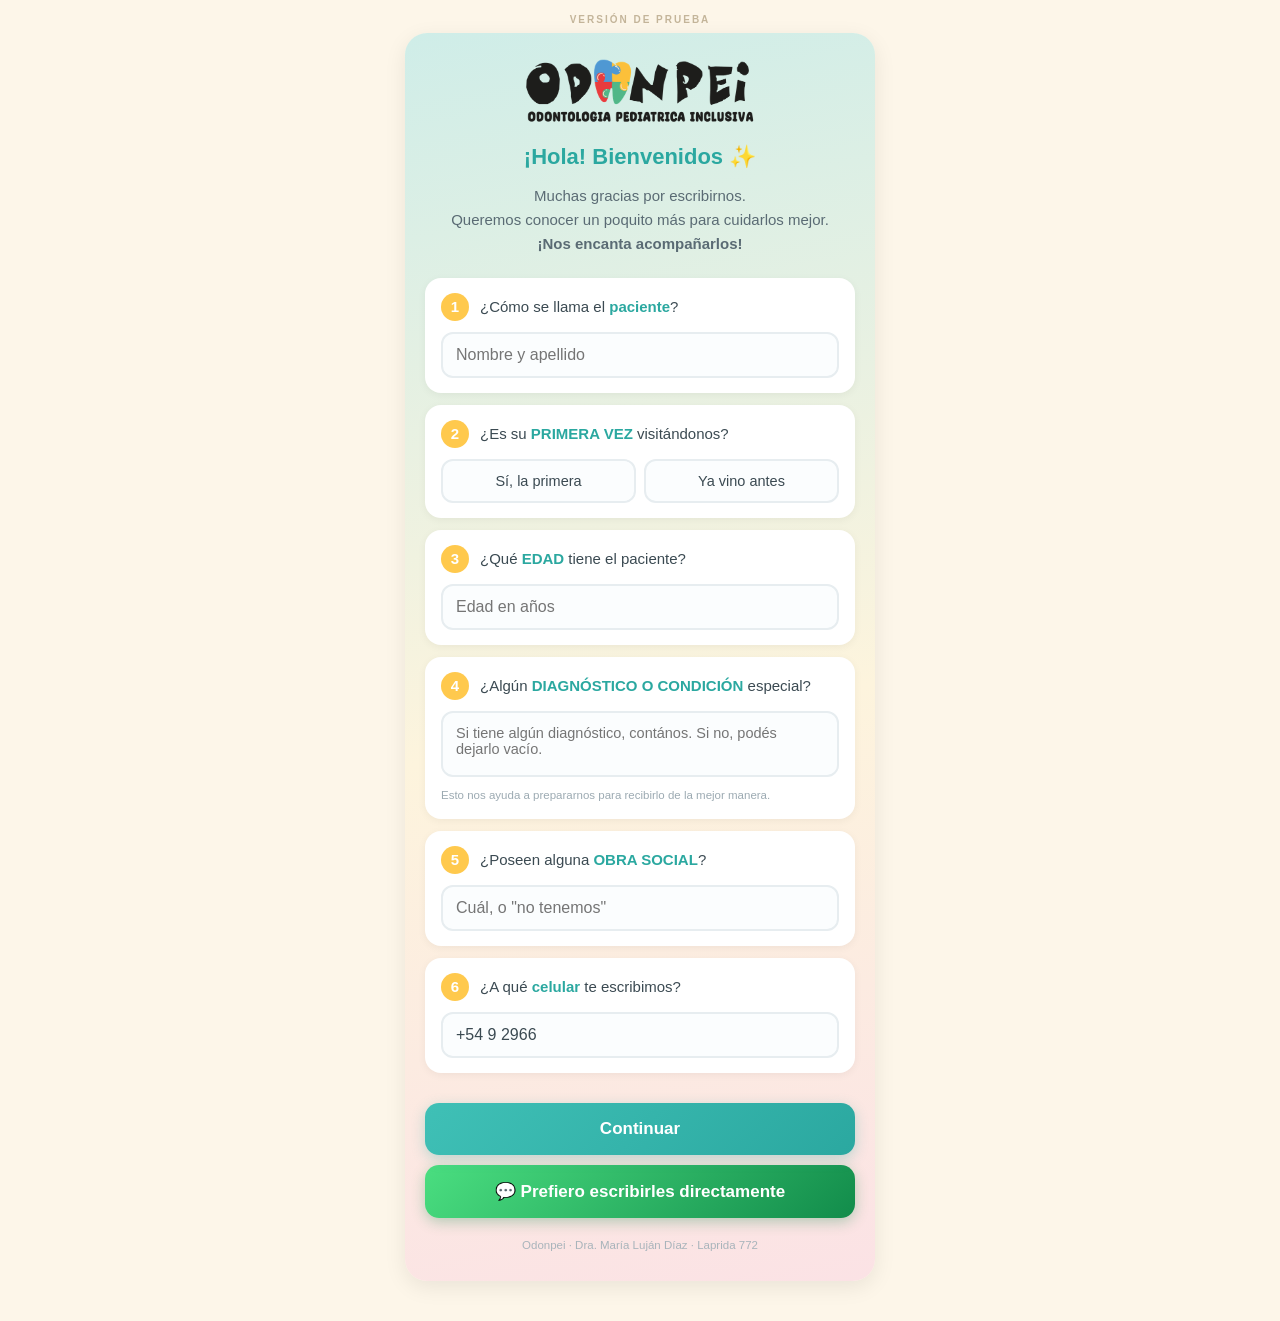
<file: ODONPEI_maqueta_pedir_turno.html>
<!DOCTYPE html>
<html lang="es">
<head>
<meta charset="UTF-8">
<meta name="viewport" content="width=device-width, initial-scale=1.0">
<title>Bienvenidos a Odonpei</title>
<style>
  * { margin:0; padding:0; box-sizing:border-box; -webkit-tap-highlight-color:transparent; }
  body { font-family:-apple-system,"Segoe UI",Roboto,Arial,sans-serif;
    background:#FDF6E9; min-height:100vh; padding:14px 12px 40px; color:#3B4A52; }
  .hoja { max-width:470px; margin:0 auto; }
  .franja-prueba { text-align:center; font-size:10px; letter-spacing:2px; color:#C4B59A; font-weight:700; margin-bottom:8px; }

  /* Ficha de bienvenida, con los colores de su flyer */
  .ficha { background:linear-gradient(170deg,#CFEDE8 0%,#FDF4DD 55%,#FBE2E5 100%);
    border-radius:22px; padding:24px 20px 26px; box-shadow:0 6px 22px rgba(0,0,0,.08); }
  .logo-top { text-align:center; margin:2px 0 14px; }
  .logo-top img { width:230px; max-width:78%; height:auto; }
  .ficha h1 { font-size:22px; text-align:center; color:#2BA8A0; margin-bottom:12px; line-height:1.3; }
  .ficha h1 span { color:#3B4A52; }
  .ficha .intro { text-align:center; font-size:15px; line-height:1.6; color:#5A6B74; margin-bottom:22px; }

  .pregunta { background:#fff; border-radius:16px; padding:15px 16px; margin-bottom:12px;
    box-shadow:0 2px 8px rgba(0,0,0,.05); }
  .p-cabeza { display:flex; align-items:center; gap:11px; margin-bottom:11px; }
  .p-num { flex-shrink:0; width:28px; height:28px; border-radius:50%; background:#FFC94D;
    color:#fff; font-weight:700; display:flex; align-items:center; justify-content:center; font-size:15px; }
  .p-texto { font-size:15px; color:#3B4A52; line-height:1.35; }
  .p-texto b { color:#2BA8A0; }

  .ops { display:flex; gap:8px; flex-wrap:wrap; }
  .op { flex:1; min-width:92px; border:2px solid #E7EDF0; background:#FBFDFE; border-radius:12px;
    padding:12px 8px; font-size:14.5px; font-family:inherit; color:#3B4A52; cursor:pointer; transition:all .14s; }
  .op:hover { border-color:#9EDCD6; }
  .op.si { background:#2BA8A0; border-color:#2BA8A0; color:#fff; font-weight:700; }
  input, textarea { width:100%; padding:12px 13px; border:2px solid #E7EDF0; border-radius:12px;
    font-size:16px; font-family:inherit; color:#3B4A52; background:#FBFDFE; }
  input:focus, textarea:focus { outline:none; border-color:#9EDCD6; }
  textarea { resize:none; height:66px; font-size:14.5px; }
  .pista { font-size:11.5px; color:#9CAAB2; margin-top:6px; line-height:1.5; }

  .btn { width:100%; margin-top:18px; padding:16px; border:none; border-radius:14px;
    background:linear-gradient(135deg,#3FC0B6,#2BA8A0); color:#fff; font-size:17px; font-weight:700;
    font-family:inherit; cursor:pointer; box-shadow:0 4px 14px rgba(43,168,160,.3); }
  .btn:active { transform:translateY(1px); }
  .btn-wsp { background:linear-gradient(135deg,#4ADE80,#128C4B); box-shadow:0 4px 14px rgba(18,140,75,.3);
    display:flex; align-items:center; justify-content:center; gap:8px; text-decoration:none; }

  .pantalla { display:none; }
  .pantalla.visible { display:block; animation:entrar .28s ease; }
  @keyframes entrar { from{opacity:0;transform:translateY(10px)} to{opacity:1;transform:none} }

  .tarjeta { background:#fff; border-radius:20px; padding:24px 20px; box-shadow:0 6px 22px rgba(0,0,0,.08); }
  .respuesta { background:#F2FBFA; border-left:4px solid #2BA8A0; border-radius:12px;
    padding:16px 17px; font-size:14.5px; line-height:1.7; color:#44555E; margin-bottom:14px; }
  .respuesta.os { background:#FFF8EC; border-left-color:#FFC94D; }
  .titulito { font-size:17px; font-weight:700; color:#3B4A52; margin-bottom:12px; text-align:center; }

  .dia { margin-bottom:15px; }
  .dia-nombre { font-size:14px; font-weight:700; color:#2BA8A0; margin-bottom:8px; }
  .horarios { display:flex; flex-wrap:wrap; gap:7px; }
  .hora { border:2px solid #E7EDF0; background:#FBFDFE; border-radius:11px; padding:11px 0; width:72px;
    text-align:center; font-size:15px; color:#44555E; cursor:pointer; font-family:inherit; transition:all .14s; }
  .hora:hover { border-color:#9EDCD6; }
  .hora.elegida { background:#2BA8A0; border-color:#2BA8A0; color:#fff; font-weight:700; transform:scale(1.04); }

  .volver { background:none; border:none; color:#9CAAB2; font-size:13.5px; font-family:inherit;
    cursor:pointer; margin-top:16px; text-decoration:underline; display:block; width:100%; }
  .pie { text-align:center; font-size:11.5px; color:#A8B4BB; margin-top:18px; line-height:1.7; }
  .tilde { width:74px; height:74px; border-radius:50%; background:#E6F7F5; display:flex;
    align-items:center; justify-content:center; font-size:38px; margin:4px auto 14px; }
  .resumen { background:#F7FAFB; border-radius:14px; padding:17px; font-size:15px; line-height:1.9;
    margin:14px 0; text-align:center; }
  .resumen .gde { font-size:18px; font-weight:700; color:#3B4A52; }
  .nota-prueba { background:#FFF4D6; border:1px solid #F0D98B; border-radius:12px; padding:12px 14px;
    font-size:12.5px; color:#7A6321; line-height:1.6; margin-top:14px; }
</style>
</head>
<body>
<div class="hoja">
<div class="franja-prueba">VERSI&Oacute;N DE PRUEBA</div>

<!-- ===== 1. LA FICHA DE BIENVENIDA ===== -->
<div class="pantalla visible" id="p-ficha">
  <div class="ficha">
    <div class="logo-top"><img src="https://lanarito.github.io/ODONPEI/logo-odonpei-web.png" alt="Odonpei"></div>
    <h1>&iexcl;Hola! Bienvenidos &#10024;</h1>
    <p class="intro">Muchas gracias por escribirnos.<br>Queremos conocer un poquito m&aacute;s para cuidarlos mejor.<br><b>&iexcl;Nos encanta acompa&ntilde;arlos!</b></p>

    <div class="pregunta">
      <div class="p-cabeza"><div class="p-num">1</div><div class="p-texto">&iquest;C&oacute;mo se llama el <b>paciente</b>?</div></div>
      <input type="text" id="f-nombre" placeholder="Nombre y apellido" autocomplete="off">
    </div>

    <div class="pregunta">
      <div class="p-cabeza"><div class="p-num">2</div><div class="p-texto">&iquest;Es su <b>PRIMERA VEZ</b> visit&aacute;ndonos?</div></div>
      <div class="ops">
        <button class="op" id="pv-si" onclick="elegirPrimera(true)">S&iacute;, la primera</button>
        <button class="op" id="pv-no" onclick="elegirPrimera(false)">Ya vino antes</button>
      </div>
    </div>

    <div class="pregunta">
      <div class="p-cabeza"><div class="p-num">3</div><div class="p-texto">&iquest;Qu&eacute; <b>EDAD</b> tiene el paciente?</div></div>
      <input type="number" id="f-edad" placeholder="Edad en a&ntilde;os" min="0" max="99">
    </div>

    <div class="pregunta">
      <div class="p-cabeza"><div class="p-num">4</div><div class="p-texto">&iquest;Alg&uacute;n <b>DIAGN&Oacute;STICO O CONDICI&Oacute;N</b> especial?</div></div>
      <textarea id="f-diag" placeholder="Si tiene alg&uacute;n diagn&oacute;stico, cont&aacute;nos. Si no, pod&eacute;s dejarlo vac&iacute;o."></textarea>
      <div class="pista">Esto nos ayuda a prepararnos para recibirlo de la mejor manera.</div>
    </div>

    <div class="pregunta">
      <div class="p-cabeza"><div class="p-num">5</div><div class="p-texto">&iquest;Poseen alguna <b>OBRA SOCIAL</b>?</div></div>
      <input type="text" id="f-os" placeholder="Cu&aacute;l, o &quot;no tenemos&quot;" autocomplete="off">
    </div>

    <div class="pregunta">
      <div class="p-cabeza"><div class="p-num">6</div><div class="p-texto">&iquest;A qu&eacute; <b>celular</b> te escribimos?</div></div>
      <input type="tel" id="f-cel" value="+54 9 2966 " autocomplete="off">
    </div>

    <button class="btn" onclick="enviarFicha()">Continuar</button>
    <a class="btn btn-wsp" href="https://wa.me/5492966673798?text=Hola!%20Queria%20hacerles%20una%20consulta" style="margin-top:10px;">&#128172; Prefiero escribirles directamente</a>
    <p class="pie">Odonpei &middot; Dra. Mar&iacute;a Luj&aacute;n D&iacute;az &middot; Laprida 772</p>
  </div>
</div>

<!-- ===== 2. SU RESPUESTA, SEGUN LO QUE CONTESTARON ===== -->
<div class="pantalla" id="p-respuesta">
  <div class="tarjeta">
    <div class="titulito" id="r-saludo"></div>
    <div class="respuesta" id="r-texto"></div>
    <div class="respuesta os" id="r-os" style="display:none"></div>
    <p class="intro" style="margin:18px 0 4px; font-size:15.5px; color:#3B4A52;"><b>&iquest;Te gustar&iacute;a que te reservemos un turno?</b></p>
    <button class="btn" onclick="irA('p-horarios')">S&iacute;, ver horarios</button>
    <a class="btn btn-wsp" href="https://wa.me/5492966673798?text=Hola!%20Complete%20la%20ficha%20de%20bienvenida%20y%20queria%20hacerles%20una%20consulta" style="margin-top:10px;">&#128172; Prefiero hablar con ustedes</a>
    <button class="volver" onclick="volver()">Volver</button>
  </div>
</div>

<!-- ===== 3. HORARIOS ===== -->
<div class="pantalla" id="p-horarios">
  <div class="tarjeta">
    <div class="titulito">Eleg&iacute; el d&iacute;a y la hora</div>
    <p class="intro" style="font-size:13.5px; margin-bottom:18px;">Estos son los espacios que tenemos disponibles.</p>
    <div id="dias"></div>
    <button class="btn" id="btn-confirmar" onclick="confirmar()" style="display:none">Confirmar turno</button>
    <button class="volver" onclick="volver()">Volver</button>
  </div>
</div>

<!-- ===== 4. CONFIRMADO ===== -->
<div class="pantalla" id="p-listo">
  <div class="tarjeta" style="text-align:center">
    <div class="tilde">&#127881;</div>
    <div class="titulito" id="l-titulo"></div>
    <div class="resumen"><span id="l-nombre" class="gde"></span><br><span id="l-cuando"></span></div>
    <div class="respuesta" id="l-aviso"></div>
    <a class="btn btn-wsp" href="https://wa.me/5492966673798?text=Hola!%20Necesito%20avisar%20algo%20sobre%20mi%20turno">&#128172; Escribirnos</a>
    <div class="nota-prueba"><b>Versi&oacute;n de prueba:</b> as&iacute; se ver&iacute;a la confirmaci&oacute;n. Este turno <b>no qued&oacute; registrado</b> en la agenda del consultorio.</div>
    <p class="pie">Odonpei &middot; Laprida 772 &middot; R&iacute;o Gallegos</p>
  </div>
</div>

</div>
<script>
var DISPONIBILIDAD = [{"fecha": "2026-10-20", "etiqueta": "Martes 20 de octubre", "libres": ["15:00", "15:30", "16:00", "19:00", "19:30", "20:00"]}, {"fecha": "2026-10-22", "etiqueta": "Jueves 22 de octubre", "libres": ["16:00", "16:30", "17:00", "17:30", "18:00", "18:30", "19:00", "19:30", "20:00"]}, {"fecha": "2026-10-26", "etiqueta": "Lunes 26 de octubre", "libres": ["15:00", "15:30", "16:00", "16:30", "17:00", "17:30", "18:00", "18:30", "19:00", "19:30", "20:00"]}];
var TEXTOS = {"bebe": "¡Qué bueno que consultes temprano! La primera visita de Odontología del Bebé es fundamentalmente preventiva. Realizamos una evaluación del crecimiento de los maxilares, técnica de higiene para papás y asesoría sobre hábitos (chupete, mamadera, alimentación). Incluye el inicio de una historia clínica preventiva para que crezca con una sonrisa sana.", "nino4": "¡Qué bueno que nos contactes! Te contamos que en nuestra primera consulta nos enfocamos en la adaptación positiva. No solo revisamos caries, sino que evaluamos la mordida, el recambio de dientes y enseñamos a tu hijo a perder el miedo al dentista mediante juegos y explicaciones sencillas.", "nino6": "¡Hola! 👋 Queremos contarles que en nuestro consultorio brindamos atención odontopediátrica especializada para niños y niñas a partir de los 6 años, acompañándolos en esta etapa tan importante para el cuidado de sus dientes permanentes y una sonrisa sana. 🦷✨", "cud": "¡Qué bueno que nos contactes! Para pacientes con diagnóstico TEA realizamos una Consulta de Adaptación Sensorial. No vamos directo al sillón: primero evaluamos el perfil sensorial del niño, usamos pictogramas si es necesario y respetamos sus tiempos para que se sienta seguro. En los pacientes con desafíos en el neurodesarrollo, el manejo de conducta es lo más importante. Nuestro objetivo es lograr que colabore voluntariamente y evitarle estrés en futuras consultas.", "obrasocial": "Te comentamos que por el momento no trabajamos con obras sociales: nuestras atenciones son de forma particular. Sin embargo, podemos emitir una factura para que puedas solicitar el reintegro correspondiente en tu obra social.", "agendado": "Muchas gracias por contactarnos y por confiar en nuestros servicios. Su turno ha sido agendado con éxito.", "aviso24": "Si surge algún imprevisto, te pedimos avisarnos con 24 hs de anticipación. De esta manera podemos reasignar ese espacio a otro paciente que esté necesitando atención urgente. ¡Gracias por ayudarnos a brindar un mejor servicio!"};
var ficha = { primera: null };
var elegido = null;

// Cada pantalla queda anotada en el historial del navegador. Sin esto, el
// boton "atras" del celular saca de la pagina en vez de volver un paso, y la
// familia pierde todo lo que escribio.
function mostrar(id) {
  var p = document.querySelectorAll('.pantalla');
  for (var i = 0; i < p.length; i++) p[i].classList.remove('visible');
  document.getElementById(id).classList.add('visible');
  window.scrollTo(0, 0);
}

function irA(id) {
  mostrar(id);
  try { history.pushState({ pantalla: id }, ''); } catch (e) { /* algunos navegadores con archivos locales */ }
}

function volver() {
  if (history.state && history.state.pantalla) history.back();
  else mostrar('p-ficha');
}

window.addEventListener('popstate', function (e) {
  mostrar(e.state && e.state.pantalla ? e.state.pantalla : 'p-ficha');
});

try { history.replaceState({ pantalla: 'p-ficha' }, ''); } catch (e) {}

function elegirPrimera(si) {
  ficha.primera = si;
  document.getElementById('pv-si').classList.toggle('si', si);
  document.getElementById('pv-no').classList.toggle('si', !si);
}

document.getElementById('f-nombre').addEventListener('input', function (e) {
  var p = e.target.selectionStart;
  e.target.value = e.target.value.toUpperCase();
  e.target.setSelectionRange(p, p);
});

function tieneObraSocial(txt) {
  var t = (txt || '').trim().toLowerCase();
  if (!t) return false;
  return !/^(no|no tenemos|ninguna|particular|no tengo|-)$/.test(t);
}

function enviarFicha() {
  ficha.nombre = document.getElementById('f-nombre').value.trim();
  ficha.edad   = parseInt(document.getElementById('f-edad').value, 10);
  ficha.diag   = document.getElementById('f-diag').value.trim();
  ficha.os     = document.getElementById('f-os').value.trim();
  ficha.cel    = document.getElementById('f-cel').value;

  if (!ficha.nombre) { alert('Nos falta el nombre del paciente'); return; }
  if (ficha.primera === null) { alert('Contanos si es su primera vez'); return; }
  if (isNaN(ficha.edad)) { alert('Nos falta la edad del paciente'); return; }
  if (ficha.cel.replace(/\D/g, '').length < 12) { alert('Nos falta el celular'); return; }

  // Cual de SUS respuestas corresponde
  var clave = ficha.diag ? 'cud' : (ficha.edad <= 3 ? 'bebe' : (ficha.edad <= 5 ? 'nino4' : 'nino6'));
  var primerNombre = ficha.nombre.split(' ')[0];
  primerNombre = primerNombre.charAt(0) + primerNombre.slice(1).toLowerCase();

  document.getElementById('r-saludo').textContent = 'Gracias por contarnos sobre ' + primerNombre;
  document.getElementById('r-texto').textContent = TEXTOS[clave];
  var os = document.getElementById('r-os');
  if (tieneObraSocial(ficha.os)) { os.textContent = TEXTOS.obrasocial; os.style.display = 'block'; }
  else { os.style.display = 'none'; }
  irA('p-respuesta');
}

document.getElementById('dias').innerHTML = DISPONIBILIDAD.map(function (d) {
  var b = d.libres.map(function (h) {
    return '<button class="hora" onclick="elegirHora(\'' + d.fecha + '\',\'' + h + '\',this,\'' + d.etiqueta + '\')">' + h + '</button>';
  }).join('');
  return '<div class="dia"><div class="dia-nombre">' + d.etiqueta + '</div><div class="horarios">' + b + '</div></div>';
}).join('');

function elegirHora(fecha, hora, btn, etiqueta) {
  var t = document.querySelectorAll('.hora');
  for (var i = 0; i < t.length; i++) t[i].classList.remove('elegida');
  btn.classList.add('elegida');
  elegido = { fecha: fecha, hora: hora, etiqueta: etiqueta };
  document.getElementById('btn-confirmar').style.display = 'block';
}

function confirmar() {
  if (!elegido) { alert('Eleg&iacute; un horario'); return; }
  document.getElementById('l-titulo').textContent = TEXTOS.agendado;
  document.getElementById('l-nombre').textContent = ficha.nombre;
  document.getElementById('l-cuando').textContent = elegido.etiqueta + ' a las ' + elegido.hora + ' hs';
  document.getElementById('l-aviso').textContent = TEXTOS.aviso24;
  irA('p-listo');
}
</script>
</body>
</html>
</file>
